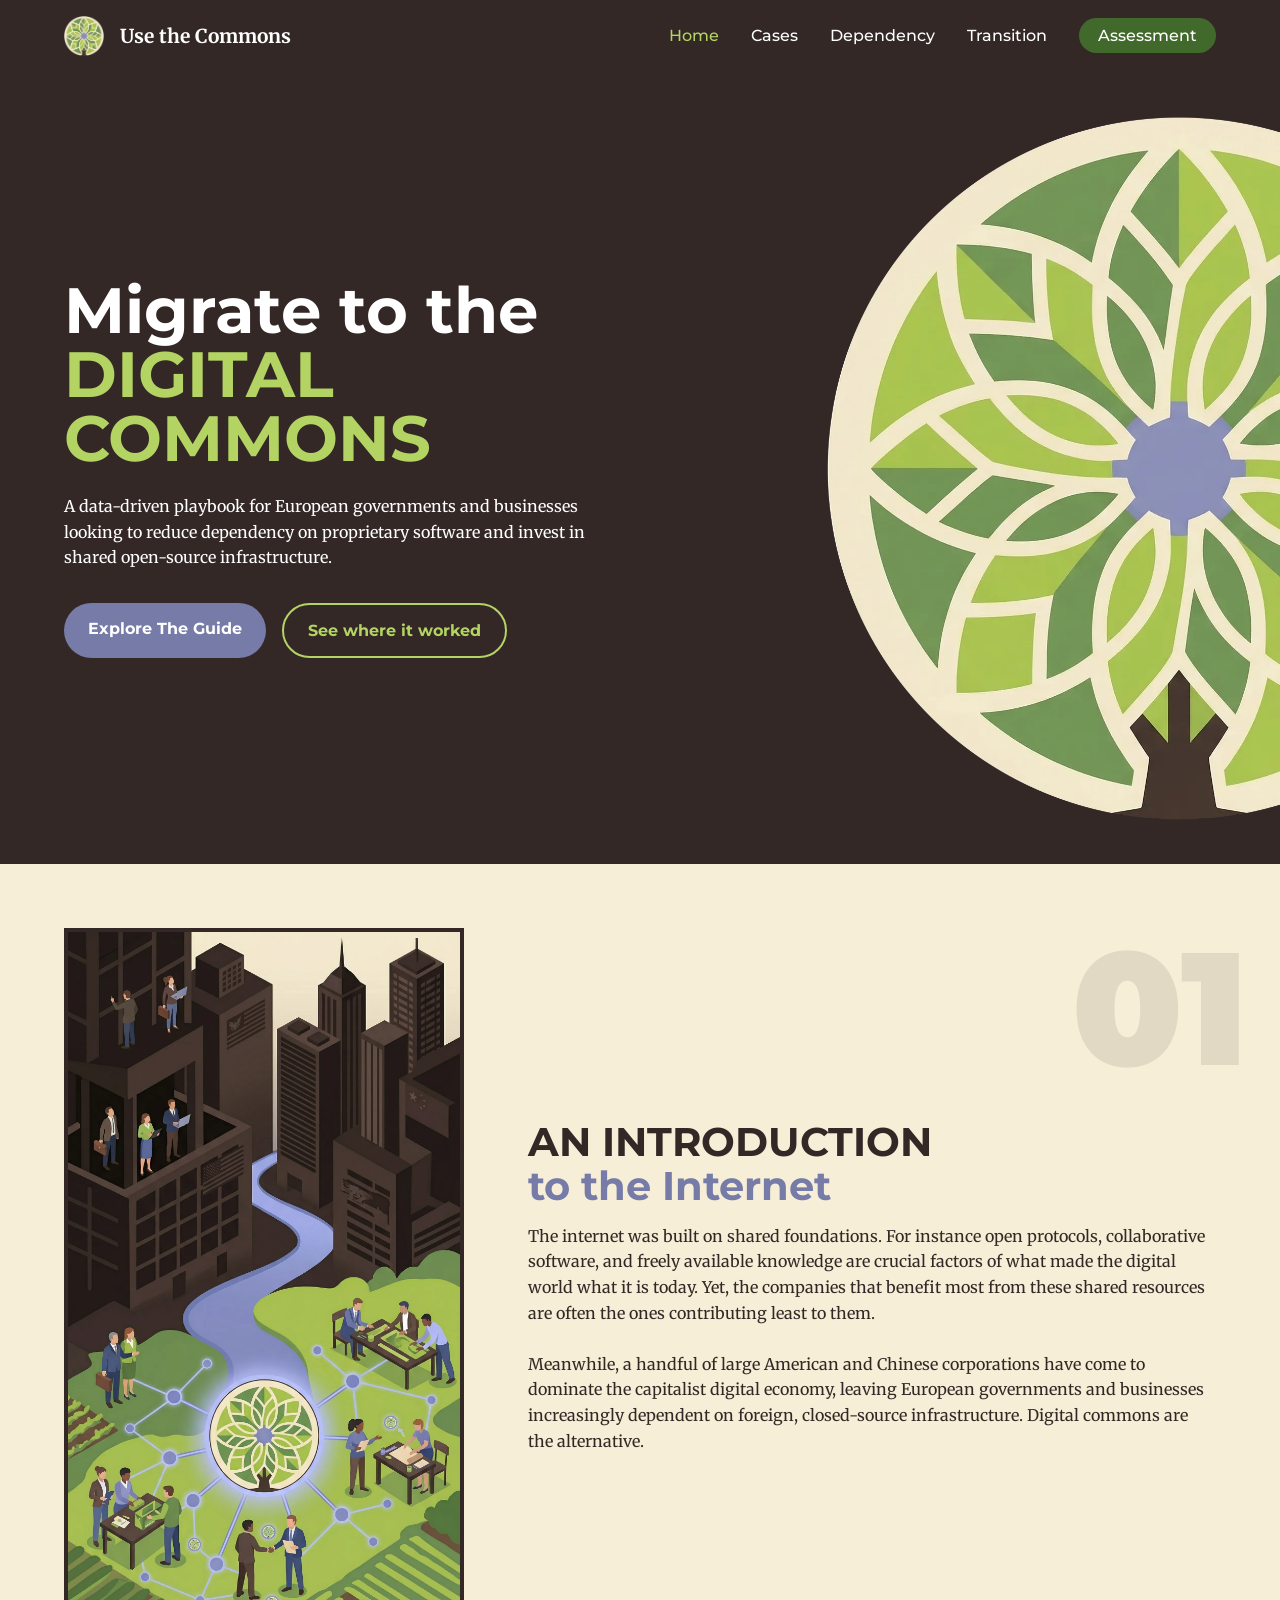
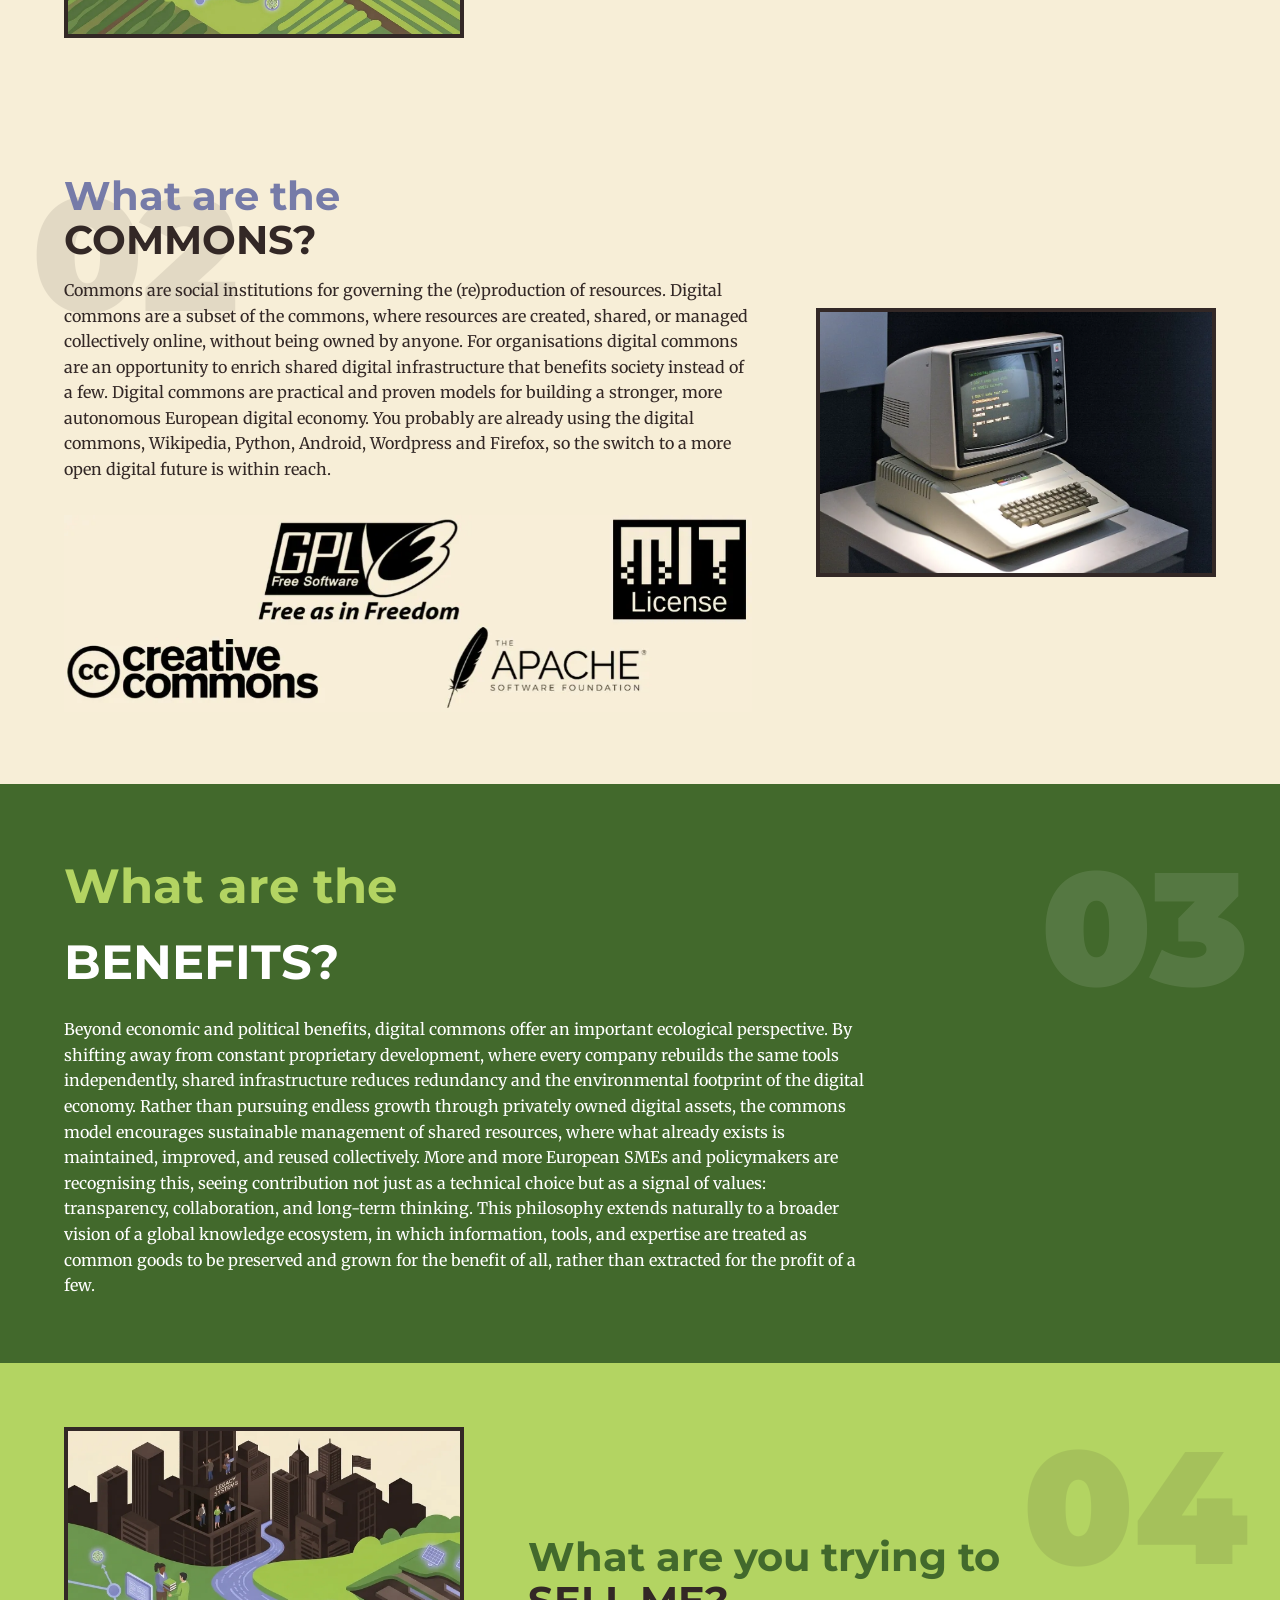
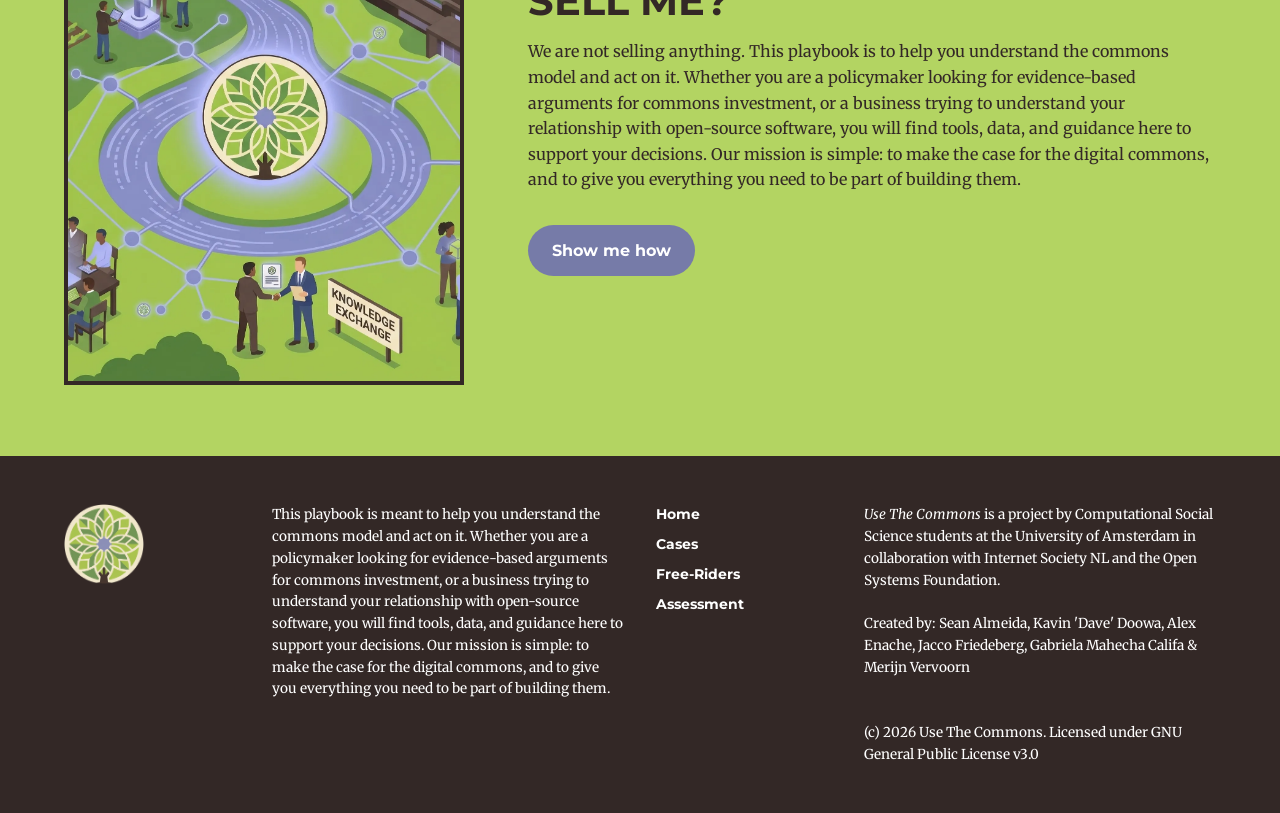
<file: index.html>
<!DOCTYPE html>
<html lang="en">
<head>
    <meta charset="UTF-8">
    <meta name="viewport" content="width=device-width, initial-scale=1.0">
    <title>Use the Commons - Home</title>
    <link rel="icon" type="image/x-icon" href="favicon.ico">
    <link rel="stylesheet" href="static/style.css">
</head>
<body>
    <header>
        <div class="logo-container">
            <img src="static/images/logo-icon.webp" alt="Logo">
            <span>Use the Commons</span>
        </div>
        <button class="hamburger" aria-label="Toggle menu">
            <span></span>
            <span></span>
            <span></span>
        </button>
        <ul class="nav-links">
            <li><a href="index.html" class="active">Home</a></li>
            <li><a href="cases.html">Cases</a></li>
            <li><a href="dependency.html">Dependency</a></li>
            <li><a href="transition.html">Transition</a></li>
            <li><a href="simulator.html" class="nav-btn">Assessment</a></li>
        </ul>
    </header>

    <main>
        <section class="hero-section bg-espresso text-white">
            <div class="hero-content">
                <h1>Migrate to the<br><span class="text-pistachio">DIGITAL COMMONS</span></h1>
                <p>A data-driven playbook for European governments and businesses looking to reduce dependency on proprietary software and invest in shared open-source infrastructure.</p>
                <div style="margin-top: 2rem; display: flex; gap: 1rem;">
                    <a href="#guide" class="btn btn-periwinkle">Explore The Guide</a>
                    <a href="cases.html" class="btn btn-outline-pistachio">See where it worked</a>
                </div>
            </div>
            <img src="static/images/logo-icon.webp" alt="Digital Commons Mandala" class="hero-graphic">
        </section>

        <section class="split-section bg-cream">
            <div class="section-number text-espresso">01</div>
            <div class="split-image">
                <img src="static/images/city-river.webp" alt="City transitioning to commons">
            </div>
            <div class="split-content">
                <h2>AN INTRODUCTION<br><span style="color: var(--periwinkle);">to the Internet</span></h2>
                <p>The internet was built on shared foundations. For instance open protocols, collaborative software, and freely available knowledge are crucial factors of what made the digital world what it is today. Yet, the companies that benefit most from these shared resources are often the ones contributing least to them.</p>
                <br>
                <p>Meanwhile, a handful of large American and Chinese corporations have come to dominate the capitalist digital economy, leaving European governments and businesses increasingly dependent on foreign, closed-source infrastructure. Digital commons are the alternative.</p>
            </div>
        </section>

        <section class="split-section reverse bg-cream">
            <div class="section-number section-number-left text-espresso">02</div>
            <div class="split-image">
                <img src="static/images/retro-computer.webp" alt="Retro computer">
            </div>
            <div class="split-content">
                <h2 style="color: var(--periwinkle);">What are the<br><span class="text-espresso">COMMONS?</span></h2>
                <p>Commons are social institutions for governing the (re)production of resources. Digital commons are a subset of the commons, where resources are created, shared, or managed collectively online, without being owned by anyone. For organisations digital commons are an opportunity to enrich shared digital infrastructure that benefits society instead of a few. Digital commons are practical and proven models for building a stronger, more autonomous European digital economy. You probably are already using the digital commons, Wikipedia, Python, Android, Wordpress and Firefox, so the switch to a more open digital future is within reach.</p>
                <div style="margin-top: 2rem;">
                    <img src="static/images/licenses-logos.webp" alt="GPL, MIT, Creative Commons, Apache" style="max-width: 100%;">
                </div>
            </div>
        </section>

        <section class="wide-section bg-fern">
            <div class="section-number text-white">03</div>
            <h2 class="text-pistachio">What are the<br><span class="text-white">BENEFITS?</span></h2>
            <p style="max-width: 800px;">Beyond economic and political benefits, digital commons offer an important ecological perspective. By shifting away from constant proprietary development, where every company rebuilds the same tools independently, shared infrastructure reduces redundancy and the environmental footprint of the digital economy. Rather than pursuing endless growth through privately owned digital assets, the commons model encourages sustainable management of shared resources, where what already exists is maintained, improved, and reused collectively. More and more European SMEs and policymakers are recognising this, seeing contribution not just as a technical choice but as a signal of values: transparency, collaboration, and long-term thinking. This philosophy extends naturally to a broader vision of a global knowledge ecosystem, in which information, tools, and expertise are treated as common goods to be preserved and grown for the benefit of all, rather than extracted for the profit of a few.</p>
        </section>

        <section class="split-section bg-pistachio">
            <div class="section-number text-espresso">04</div>
            <div class="split-image">
                <img src="static/images/city-network.webp" alt="Network graphic">
            </div>
            <div class="split-content">
                <h2 style="color: var(--fern-green);">What are you trying to<br><span class="text-espresso">SELL ME?</span></h2>
                <p>We are not selling anything. This playbook is to help you understand the commons model and act on it. Whether you are a policymaker looking for evidence-based arguments for commons investment, or a business trying to understand your relationship with open-source software, you will find tools, data, and guidance here to support your decisions. Our mission is simple: to make the case for the digital commons, and to give you everything you need to be part of building them.</p>
                <div style="margin-top: 2rem;">
                    <a href="simulator.html" class="btn btn-periwinkle">Show me how</a>
                </div>
            </div>
        </section>
    </main>

    <footer>
        <div>
            <img src="static/images/logo-icon.webp" alt="Use the Commons">
        </div>
        <div>
            <p>This playbook is meant to help you understand the commons model and act on it. Whether you are a policymaker looking for evidence-based arguments for commons investment, or a business trying to understand your relationship with open-source software, you will find tools, data, and guidance here to support your decisions. Our mission is simple: to make the case for the digital commons, and to give you everything you need to be part of building them.</p>
        </div>
        <div class="footer-nav">
            <a href="index.html">Home</a>
            <a href="cases.html">Cases</a>
            <a href="dependency.html">Free-Riders</a>
            <a href="simulator.html">Assessment</a>
        </div>
        <div>
            <p><i>Use The Commons</i> is a project by Computational Social Science students at the University of Amsterdam in collaboration with Internet Society NL and the Open Systems Foundation.</p><br>
            <p>Created by: Sean Almeida, Kavin 'Dave' Doowa, Alex Enache, Jacco Friedeberg, Gabriela Mahecha Califa & Merijn Vervoorn</p><br><br>
            <p>(c) 2026 Use The Commons. Licensed under GNU General Public License v3.0</p>
        </div>
    </footer>
    <script src="static/script.js"></script>
</body>
</html>
</file>
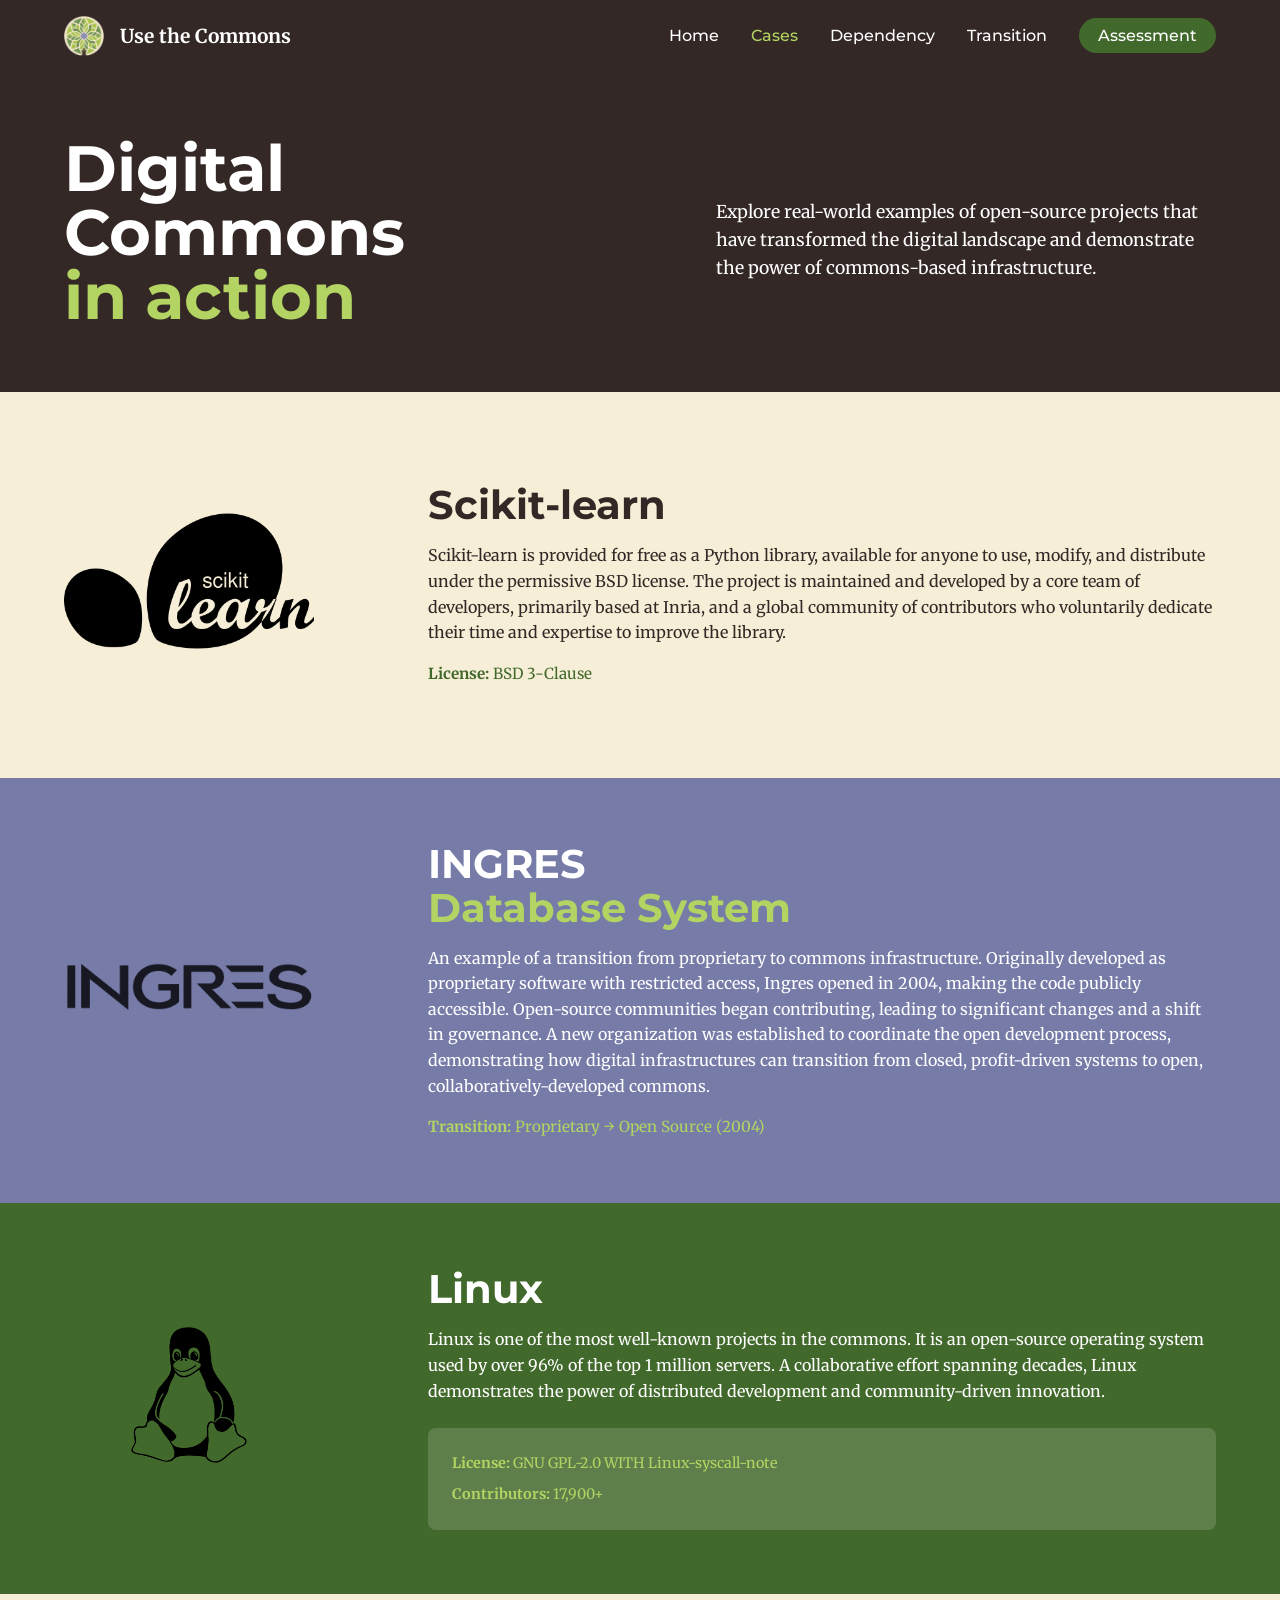
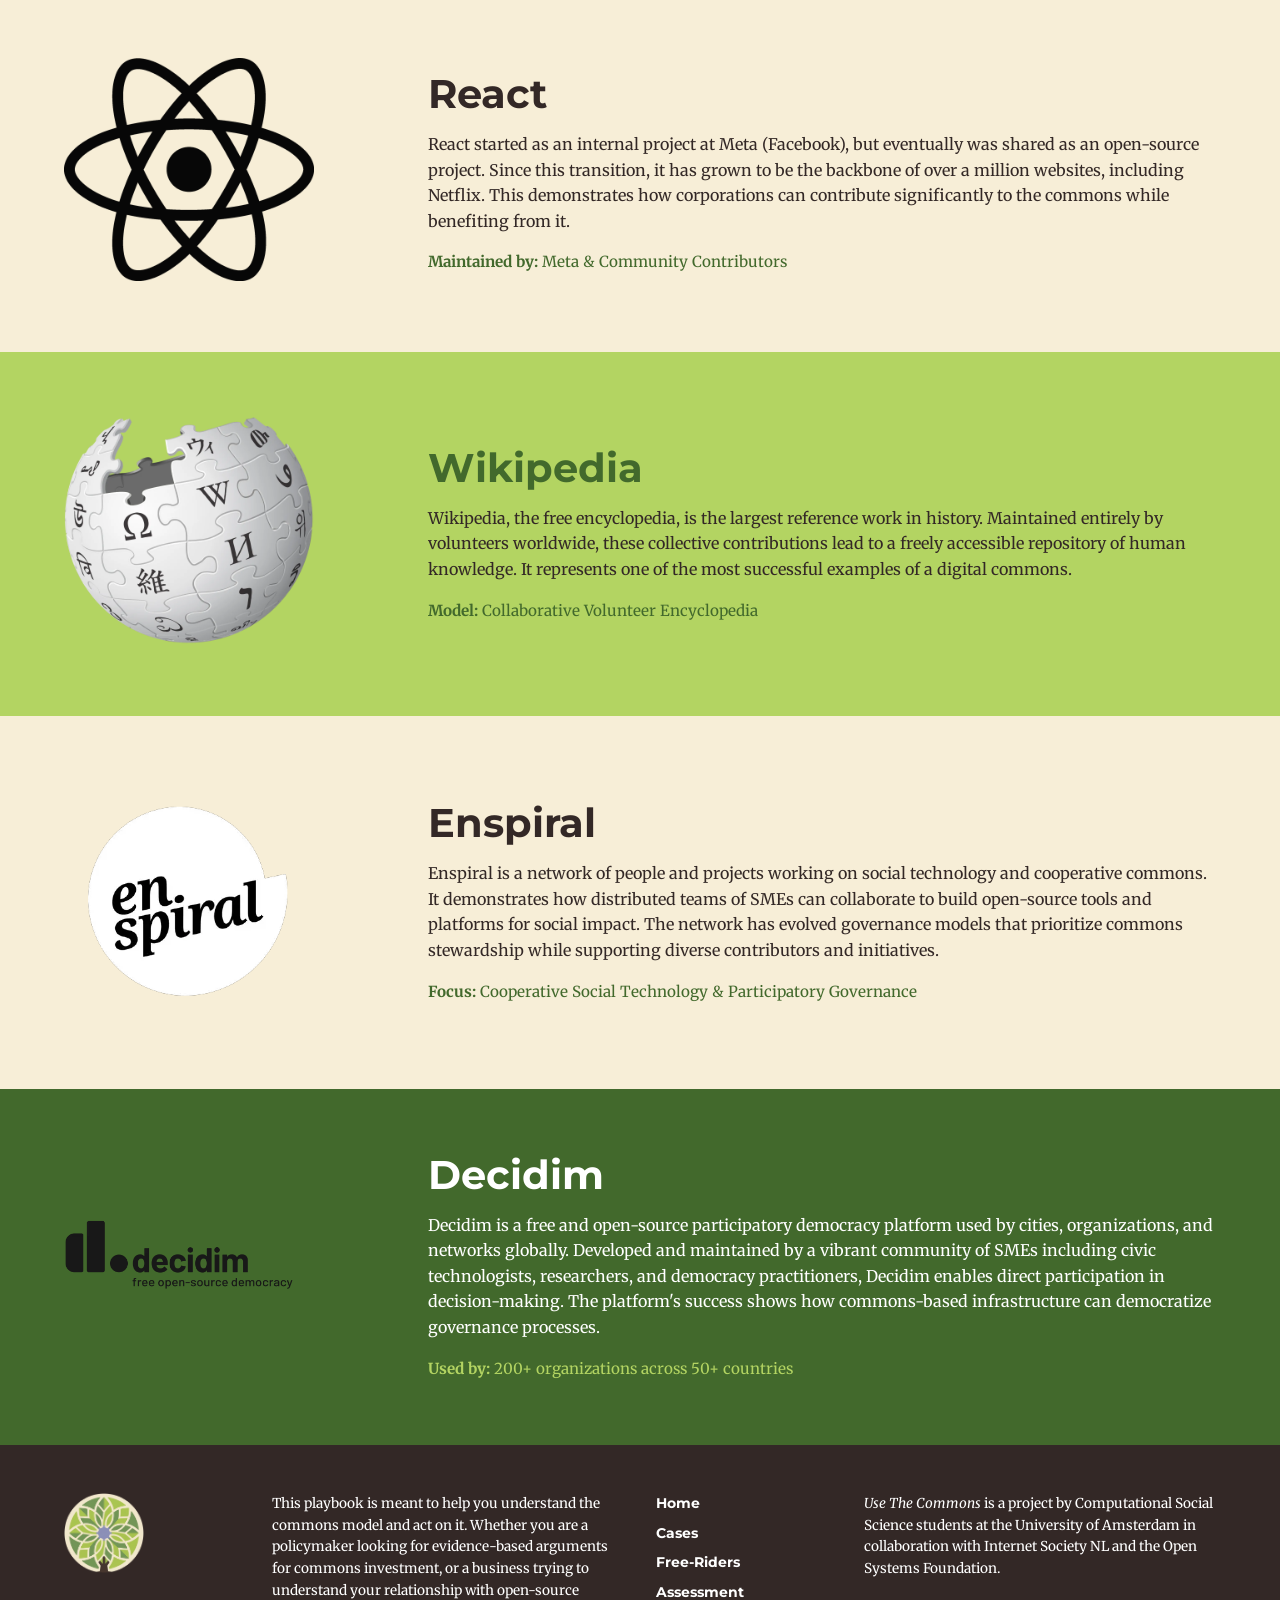
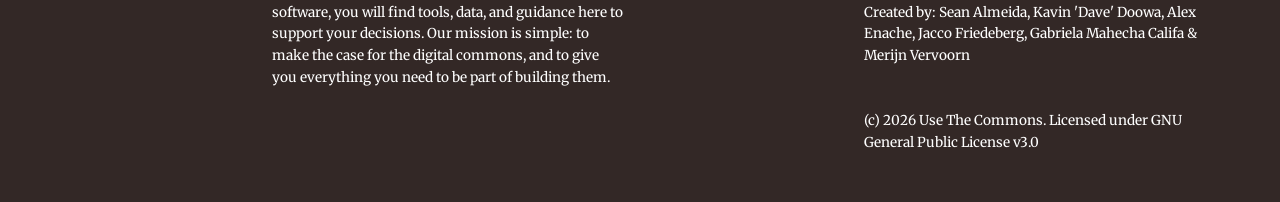
<file: cases.html>
<!DOCTYPE html>
<html lang="en">
<head>
    <meta charset="UTF-8">
    <title>Use the Commons - Cases</title>
    <link rel="icon" type="image/x-icon" href="favicon.ico">
    <link rel="stylesheet" href="static/style.css">
</head>
<body>
    <header>
        <div class="logo-container"><img src="static/images/logo-icon.webp" alt="Logo"><span>Use the Commons</span></div>
        <button class="hamburger" aria-label="Toggle menu">
            <span></span>
            <span></span>
            <span></span>
        </button>
        <ul class="nav-links">
            <li><a href="index.html">Home</a></li>
            <li><a href="cases.html" class="active">Cases</a></li>
            <li><a href="dependency.html">Dependency</a></li>
            <li><a href="transition.html">Transition</a></li>
            <li><a href="simulator.html" class="nav-btn">Assessment</a></li>
        </ul>
    </header>

    <main>
        <section class="cases-hero bg-espresso">
            <h1 class="text-white">Digital Commons<br><span class="text-pistachio">in action</span></h1>
            <p class="text-white" style="font-size: 1.1rem; max-width: 500px; margin-top: 1rem;">Explore real-world examples of open-source projects that have transformed the digital landscape and demonstrate the power of commons-based infrastructure.</p>
        </section>

        <section class="case-section bg-cream">
            <div class="case-image">
                <img src="static/images/scikit-logo.webp" alt="Scikit Learn">
            </div>
            <div class="case-text">
                <h2>Scikit-learn</h2>
                <p>Scikit-learn is provided for free as a Python library, available for anyone to use, modify, and distribute under the permissive BSD license. The project is maintained and developed by a core team of developers, primarily based at Inria, and a global community of contributors who voluntarily dedicate their time and expertise to improve the library.</p>
                <p style="margin-top: 1rem; font-size: 0.95rem; color: var(--fern-green);"><strong>License:</strong> BSD 3-Clause</p>
            </div>
        </section>

        <section class="case-section bg-periwinkle reverse">
            <div class="case-text">
                <h2 class="text-white">INGRES<br><span class="text-pistachio">Database System</span></h2>
                <p class="text-white">An example of a transition from proprietary to commons infrastructure. Originally developed as proprietary software with restricted access, Ingres opened in 2004, making the code publicly accessible. Open-source communities began contributing, leading to significant changes and a shift in governance. A new organization was established to coordinate the open development process, demonstrating how digital infrastructures can transition from closed, profit-driven systems to open, collaboratively-developed commons.</p>
                <p style="margin-top: 1rem; font-size: 0.95rem; color: var(--pistachio-green);"><strong>Transition:</strong> Proprietary → Open Source (2004)</p>
            </div>
            <div class="case-image">
                <img src="static/images/ingres-logo.webp" alt="Ingres Logo" style="opacity: 0.8;">
            </div>
        </section>

        <section class="case-section bg-fern">
            <div class="case-image">
                <img src="static/images/linux-logo.webp" alt="Linux Tux">
            </div>
            <div class="case-text">
                <h2 class="text-white">Linux</h2>
                <p class="text-white">Linux is one of the most well-known projects in the commons. It is an open-source operating system used by over 96% of the top 1 million servers. A collaborative effort spanning decades, Linux demonstrates the power of distributed development and community-driven innovation.</p>
                <div style="margin-top: 1.5rem; background: rgba(255,255,255,0.15); padding: 1.5rem; border-radius: 8px;">
                    <p class="text-pistachio" style="font-size: 0.9rem;"><strong>License:</strong> GNU GPL-2.0 WITH Linux-syscall-note</p>
                    <p class="text-pistachio" style="font-size: 0.9rem; margin-top: 0.5rem;"><strong>Contributors:</strong> 17,900+</p>
                </div>
            </div>
        </section>

        <section class="case-section bg-cream reverse">
            <div class="case-text">
                <h2>React</h2>
                <p>React started as an internal project at Meta (Facebook), but eventually was shared as an open-source project. Since this transition, it has grown to be the backbone of over a million websites, including Netflix. This demonstrates how corporations can contribute significantly to the commons while benefiting from it.</p>
                <p style="margin-top: 1rem; font-size: 0.95rem; color: var(--fern-green);"><strong>Maintained by:</strong> Meta & Community Contributors</p>
            </div>
            <div class="case-image">
                <img src="static/images/react-logo.webp" alt="React">
            </div>
        </section>

        <section class="case-section bg-pistachio">
            <div class="case-image">
                <img src="static/images/wiki-logo.webp" alt="Wikipedia">
            </div>
            <div class="case-text">
                <h2 style="color: var(--fern-green);">Wikipedia</h2>
                <p>Wikipedia, the free encyclopedia, is the largest reference work in history. Maintained entirely by volunteers worldwide, these collective contributions lead to a freely accessible repository of human knowledge. It represents one of the most successful examples of a digital commons.</p>
                <p style="margin-top: 1rem; font-size: 0.95rem; color: var(--fern-green);"><strong>Model:</strong> Collaborative Volunteer Encyclopedia</p>
            </div>
        </section>

        <section class="case-section bg-cream">
            <div class="case-image">
                <img src="static/images/enspiral-logo.webp" alt="Enspiral">
            </div>
            <div class="case-text">
                <h2>Enspiral</h2>
                <p>Enspiral is a network of people and projects working on social technology and cooperative commons. It demonstrates how distributed teams of SMEs can collaborate to build open-source tools and platforms for social impact. The network has evolved governance models that prioritize commons stewardship while supporting diverse contributors and initiatives.</p>
                <p style="margin-top: 1rem; font-size: 0.95rem; color: var(--fern-green);"><strong>Focus:</strong> Cooperative Social Technology & Participatory Governance</p>
            </div>
        </section>

        <section class="case-section bg-fern reverse">
            <div class="case-text">
                <h2 class="text-white">Decidim</h2>
                <p class="text-white">Decidim is a free and open-source participatory democracy platform used by cities, organizations, and networks globally. Developed and maintained by a vibrant community of SMEs including civic technologists, researchers, and democracy practitioners, Decidim enables direct participation in decision-making. The platform's success shows how commons-based infrastructure can democratize governance processes.</p>
                <p style="margin-top: 1rem; font-size: 0.95rem; color: var(--pistachio-green);"><strong>Used by:</strong> 200+ organizations across 50+ countries</p>
            </div>
            <div class="case-image">
                <img src="static/images/decidim-logo.webp" alt="Decidim">
            </div>
        </section>
    </main>
    <footer>
        <div>
            <img src="static/images/logo-icon.webp" alt="Use the Commons">
        </div>
        <div>
            <p>This playbook is meant to help you understand the commons model and act on it. Whether you are a policymaker looking for evidence-based arguments for commons investment, or a business trying to understand your relationship with open-source software, you will find tools, data, and guidance here to support your decisions. Our mission is simple: to make the case for the digital commons, and to give you everything you need to be part of building them.</p>
        </div>
        <div class="footer-nav">
            <a href="index.html">Home</a>
            <a href="cases.html">Cases</a>
            <a href="dependency.html">Free-Riders</a>
            <a href="simulator.html">Assessment</a>
        </div>
        <div>
            <p><i>Use The Commons</i> is a project by Computational Social Science students at the University of Amsterdam in collaboration with Internet Society NL and the Open Systems Foundation.</p><br>
            <p>Created by: Sean Almeida, Kavin 'Dave' Doowa, Alex Enache, Jacco Friedeberg, Gabriela Mahecha Califa & Merijn Vervoorn</p><br><br>
            <p>(c) 2026 Use The Commons. Licensed under GNU General Public License v3.0</p>
        </div>
    </footer>
    <script src="static/script.js"></script>
</body>
</html>
</file>
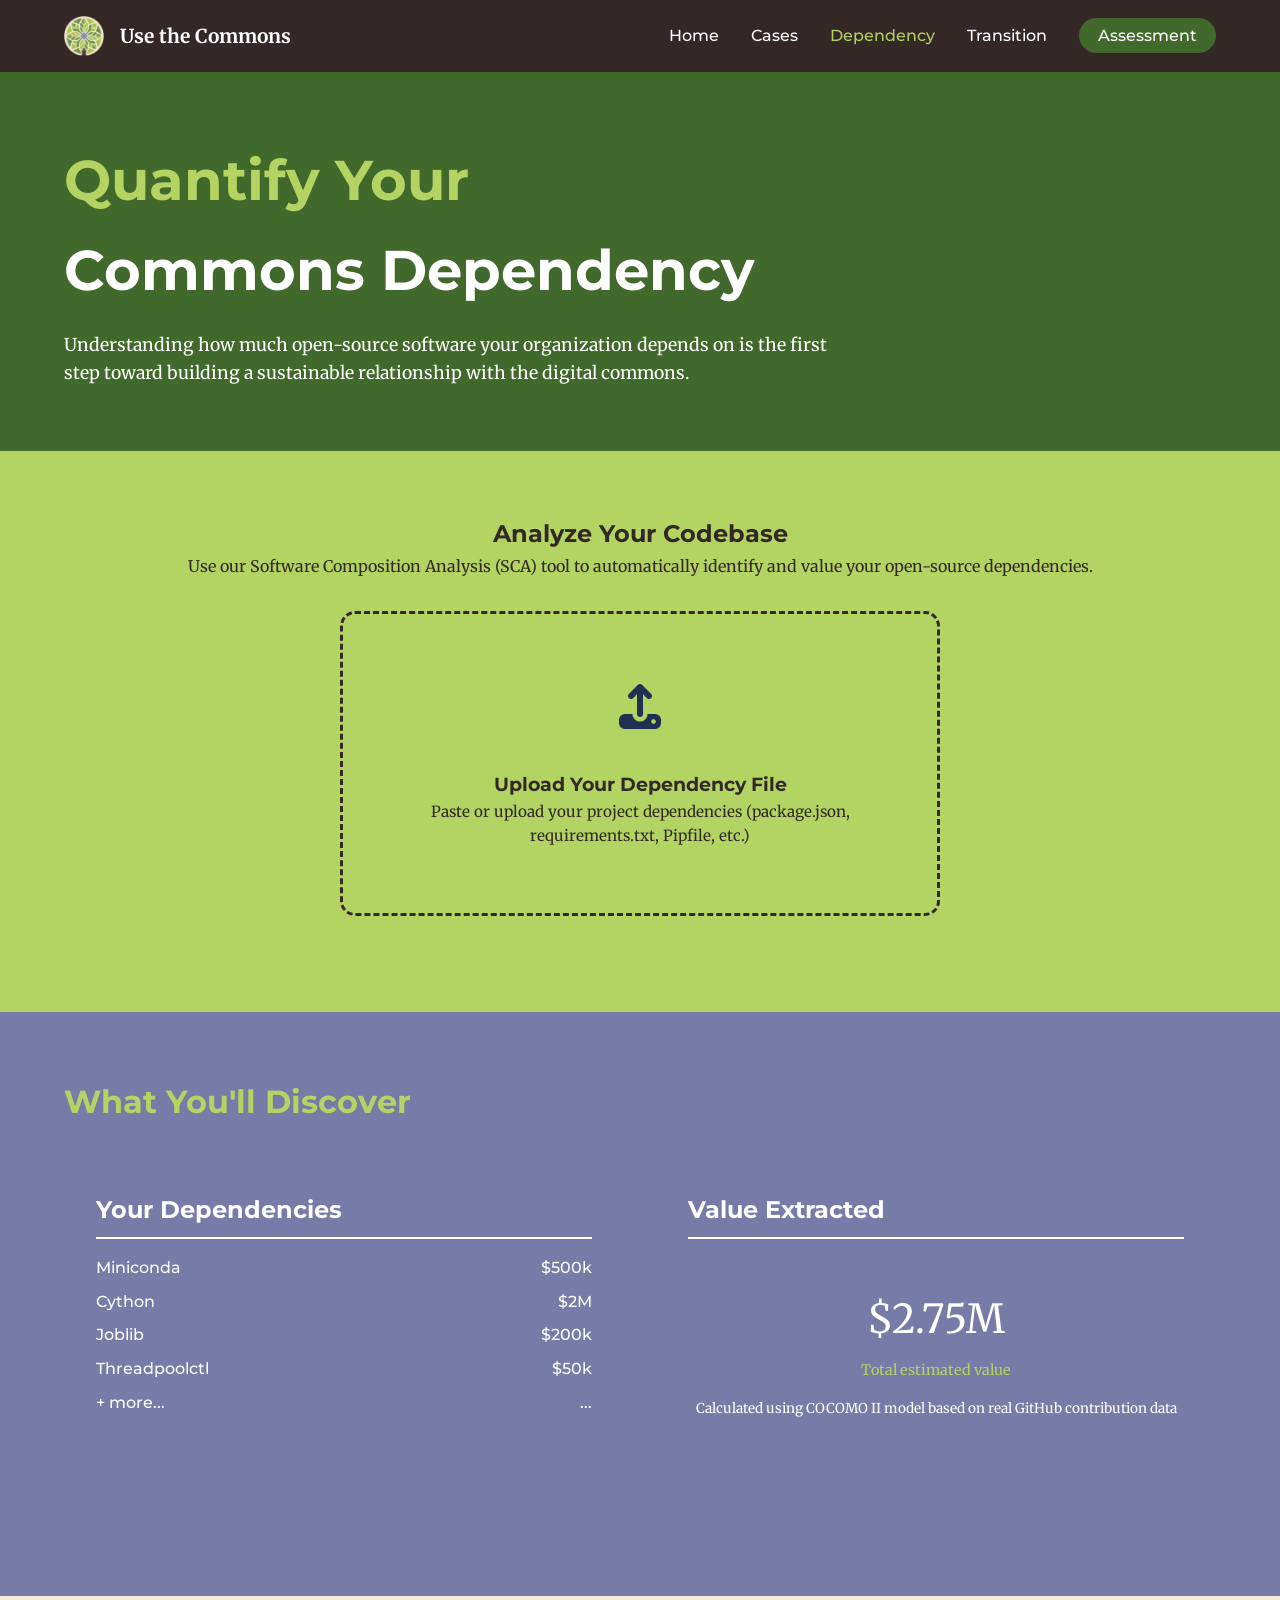
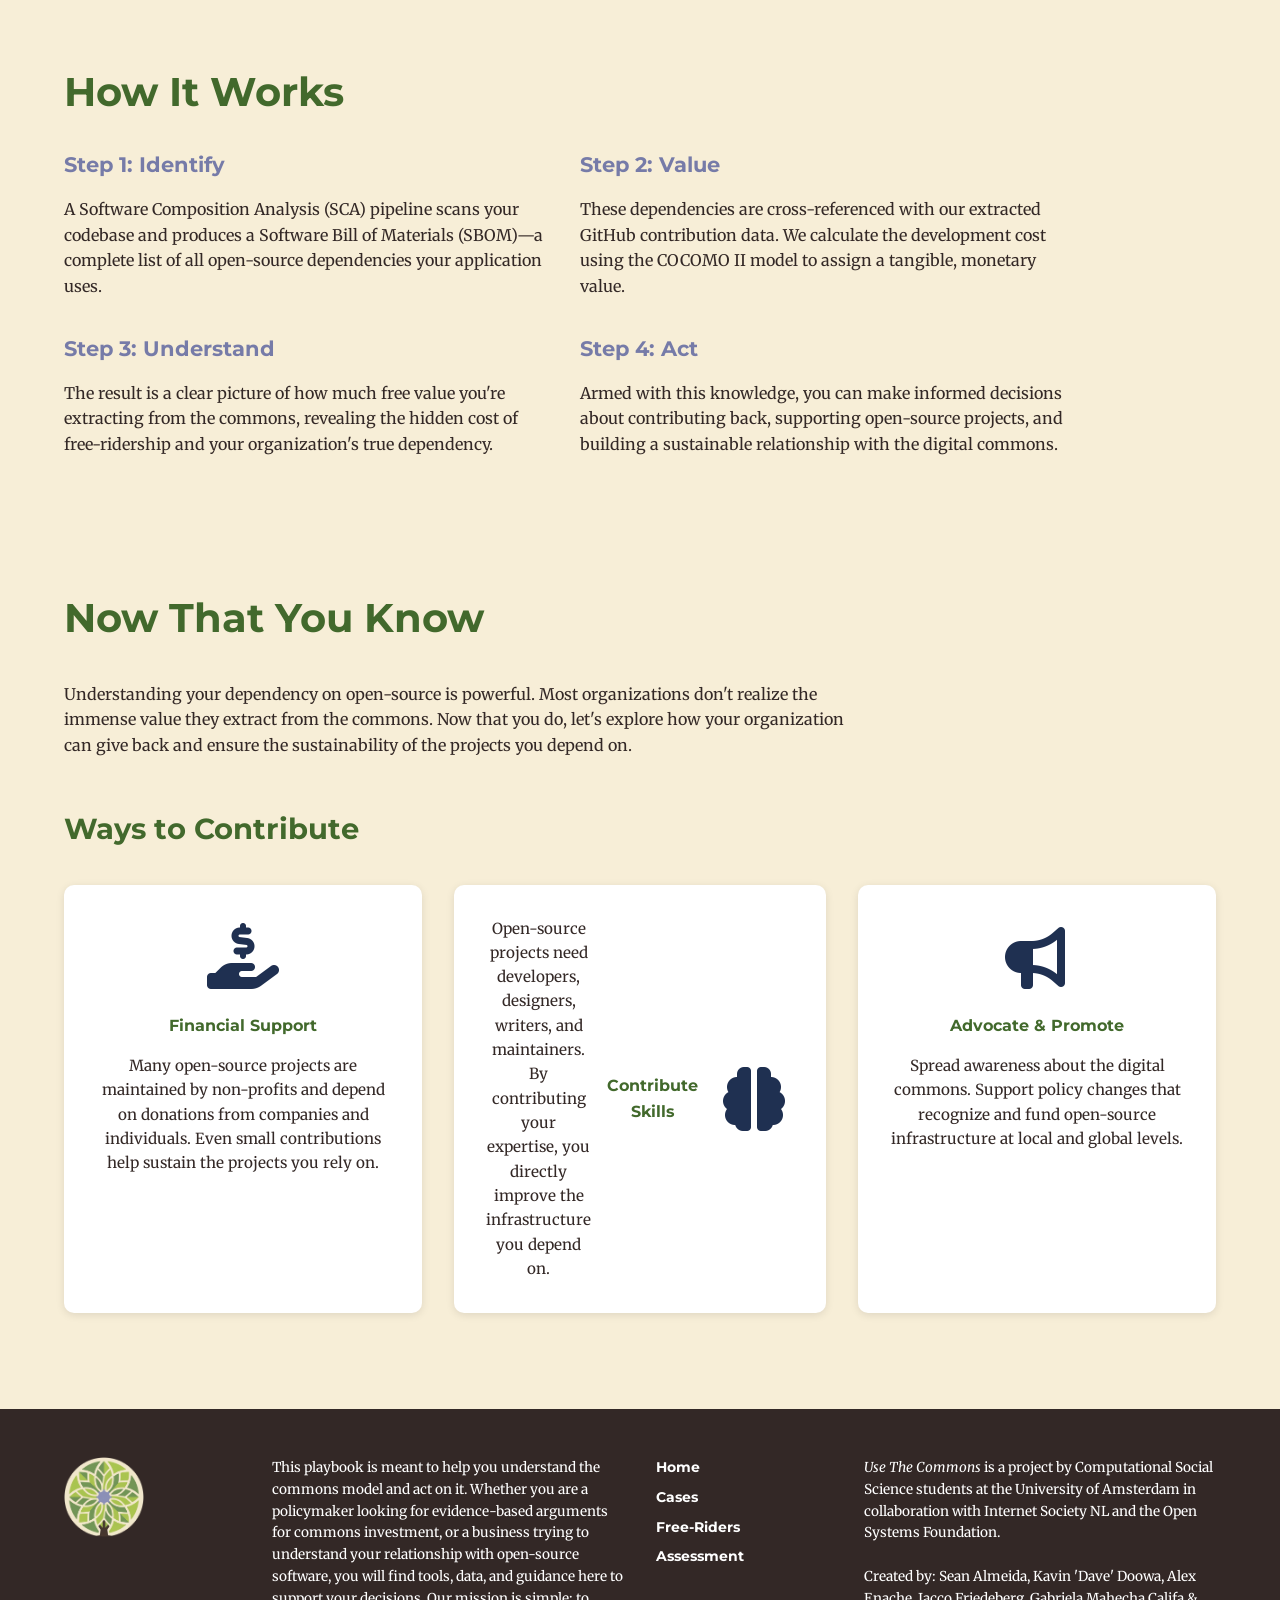
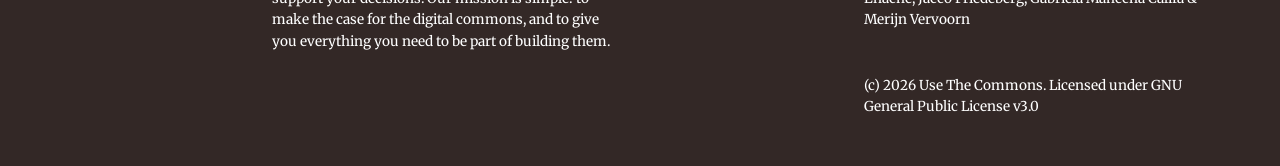
<file: dependency.html>
<!DOCTYPE html>
<html lang="en">
<head>
    <meta charset="UTF-8">
    <title>Use the Commons - Dependency</title>
    <link rel="icon" type="image/x-icon" href="favicon.ico">
    <link rel="stylesheet" href="static/style.css">
</head>
<body>
    <header>
        <!-- Same header structure -->
        <div class="logo-container"><img src="static/images/logo-icon.webp" alt="Logo"><span>Use the Commons</span></div>
        <button class="hamburger" aria-label="Toggle menu">
            <span></span>
            <span></span>
            <span></span>
        </button>
        <ul class="nav-links">
            <li><a href="index.html">Home</a></li>
            <li><a href="cases.html">Cases</a></li>
            <li><a href="dependency.html" class="active">Dependency</a></li>
            <li><a href="transition.html">Transition</a></li>
            <li><a href="simulator.html" class="nav-btn">Assessment</a></li>
        </ul>
    </header>

    <main>
        <section class="dep-hero">
            <h1 class="text-pistachio">Quantify Your<br><span class="text-white">Commons Dependency</span></h1>
            <p>Understanding how much open-source software your organization depends on is the first step toward building a sustainable relationship with the digital commons.</p>
        </section>

        <section class="upload-section bg-pistachio">
            <h2 class="text-espresso">Analyze Your Codebase</h2>
            <p class="text-espresso" style="margin-bottom: 2rem;">Use our Software Composition Analysis (SCA) tool to automatically identify and value your open-source dependencies.</p>
            <div class="upload-box">
                <img src="static/images/upload-icon.webp" alt="Upload">
                <h3 class="text-espresso">Upload Your Dependency File</h3>
                <p>Paste or upload your project dependencies (package.json, requirements.txt, Pipfile, etc.)</p>
            </div>
        </section>

        <section class="output-section">
            <h2 class="text-pistachio">What You'll Discover</h2>
            <div class="output-grid">
                <div class="output-card">
                    <h3>Your Dependencies</h3>
                    <div class="dep-row"><span>Miniconda</span><span>$500k</span></div>
                    <div class="dep-row"><span>Cython</span><span>$2M</span></div>
                    <div class="dep-row"><span>Joblib</span><span>$200k</span></div>
                    <div class="dep-row"><span>Threadpoolctl</span><span>$50k</span></div>
                    <div class="dep-row"><span>+ more...</span><span>...</span></div>
                </div>
                <div class="output-card">
                    <h3>Value Extracted</h3>
                    <div style="text-align: center; padding: 2rem 0;">
                        <p style="font-size: 2.5rem; margin-bottom: 0.5rem;">$2.75M</p>
                        <p style="font-size: 0.9rem; color: var(--pistachio-green);">Total estimated value</p>
                        <p style="font-size: 0.85rem; margin-top: 1rem;">Calculated using COCOMO II model based on real GitHub contribution data</p>
                    </div>
                </div>
            </div>
        </section>

        <section class="wide-section bg-cream">
            <h2 style="font-size: 2.5rem; color: var(--fern-green); margin-bottom: 1.5rem;">How It Works</h2>
            <div style="display: grid; grid-template-columns: 1fr 1fr; gap: 2rem; max-width: 1000px;">
                <div>
                    <h3 style="color: var(--periwinkle); margin-bottom: 1rem; font-size: 1.3rem;">Step 1: Identify</h3>
                    <p>A Software Composition Analysis (SCA) pipeline scans your codebase and produces a Software Bill of Materials (SBOM)—a complete list of all open-source dependencies your application uses.</p>
                </div>
                <div>
                    <h3 style="color: var(--periwinkle); margin-bottom: 1rem; font-size: 1.3rem;">Step 2: Value</h3>
                    <p>These dependencies are cross-referenced with our extracted GitHub contribution data. We calculate the development cost using the COCOMO II model to assign a tangible, monetary value.</p>
                </div>
                <div>
                    <h3 style="color: var(--periwinkle); margin-bottom: 1rem; font-size: 1.3rem;">Step 3: Understand</h3>
                    <p>The result is a clear picture of how much free value you're extracting from the commons, revealing the hidden cost of free-ridership and your organization's true dependency.</p>
                </div>
                <div>
                    <h3 style="color: var(--periwinkle); margin-bottom: 1rem; font-size: 1.3rem;">Step 4: Act</h3>
                    <p>Armed with this knowledge, you can make informed decisions about contributing back, supporting open-source projects, and building a sustainable relationship with the digital commons.</p>
                </div>
            </div>
        </section>

        <section class="contribute-section">
            <h2 style="color: var(--fern-green);">Now That You Know</h2>
            <p style="max-width: 800px; color: var(--espresso); margin-bottom: 2rem;">Understanding your dependency on open-source is powerful. Most organizations don't realize the immense value they extract from the commons. Now that you do, let's explore how your organization can give back and ensure the sustainability of the projects you depend on.</p>
            
            <h3 style="color: var(--fern-green); margin-top: 3rem; margin-bottom: 1.5rem; font-size: 1.8rem;">Ways to Contribute</h3>
            <div class="ways-to-contribute">
                <div class="contribute-item">
                    <img src="static/images/icon-money.webp" alt="Donations">
                    <h4 style="color: var(--fern-green);">Financial Support</h4>
                    <p>Many open-source projects are maintained by non-profits and depend on donations from companies and individuals. Even small contributions help sustain the projects you rely on.</p>
                </div>
                <div class="contribute-item">
                    <img src="static/images/icon-brain.webp" alt="Knowledge">
                    <h4 style="color: var(--fern-green);">Contribute Skills</h4>
                    <p>Open-source projects need developers, designers, writers, and maintainers. By contributing your expertise, you directly improve the infrastructure you depend on.</p>
                </div>
                <div class="contribute-item">
                    <img src="static/images/icon-megaphone.webp" alt="Advocacy">
                    <h4 style="color: var(--fern-green);">Advocate & Promote</h4>
                    <p>Spread awareness about the digital commons. Support policy changes that recognize and fund open-source infrastructure at local and global levels.</p>
                </div>
            </div>
        </section>
    </main>

    <footer>
        <div>
            <img src="static/images/logo-icon.webp" alt="Use the Commons">
        </div>
        <div>
            <p>This playbook is meant to help you understand the commons model and act on it. Whether you are a policymaker looking for evidence-based arguments for commons investment, or a business trying to understand your relationship with open-source software, you will find tools, data, and guidance here to support your decisions. Our mission is simple: to make the case for the digital commons, and to give you everything you need to be part of building them.</p>
        </div>
        <div class="footer-nav">
            <a href="index.html">Home</a>
            <a href="cases.html">Cases</a>
            <a href="dependency.html">Free-Riders</a>
            <a href="simulator.html">Assessment</a>
        </div>
        <div>
            <p><i>Use The Commons</i> is a project by Computational Social Science students at the University of Amsterdam in collaboration with Internet Society NL and the Open Systems Foundation.</p><br>
            <p>Created by: Sean Almeida, Kavin 'Dave' Doowa, Alex Enache, Jacco Friedeberg, Gabriela Mahecha Califa & Merijn Vervoorn</p><br><br>
            <p>(c) 2026 Use The Commons. Licensed under GNU General Public License v3.0</p>
        </div>
    </footer>
    <script src="static/script.js"></script>
</body>
</html>
</file>
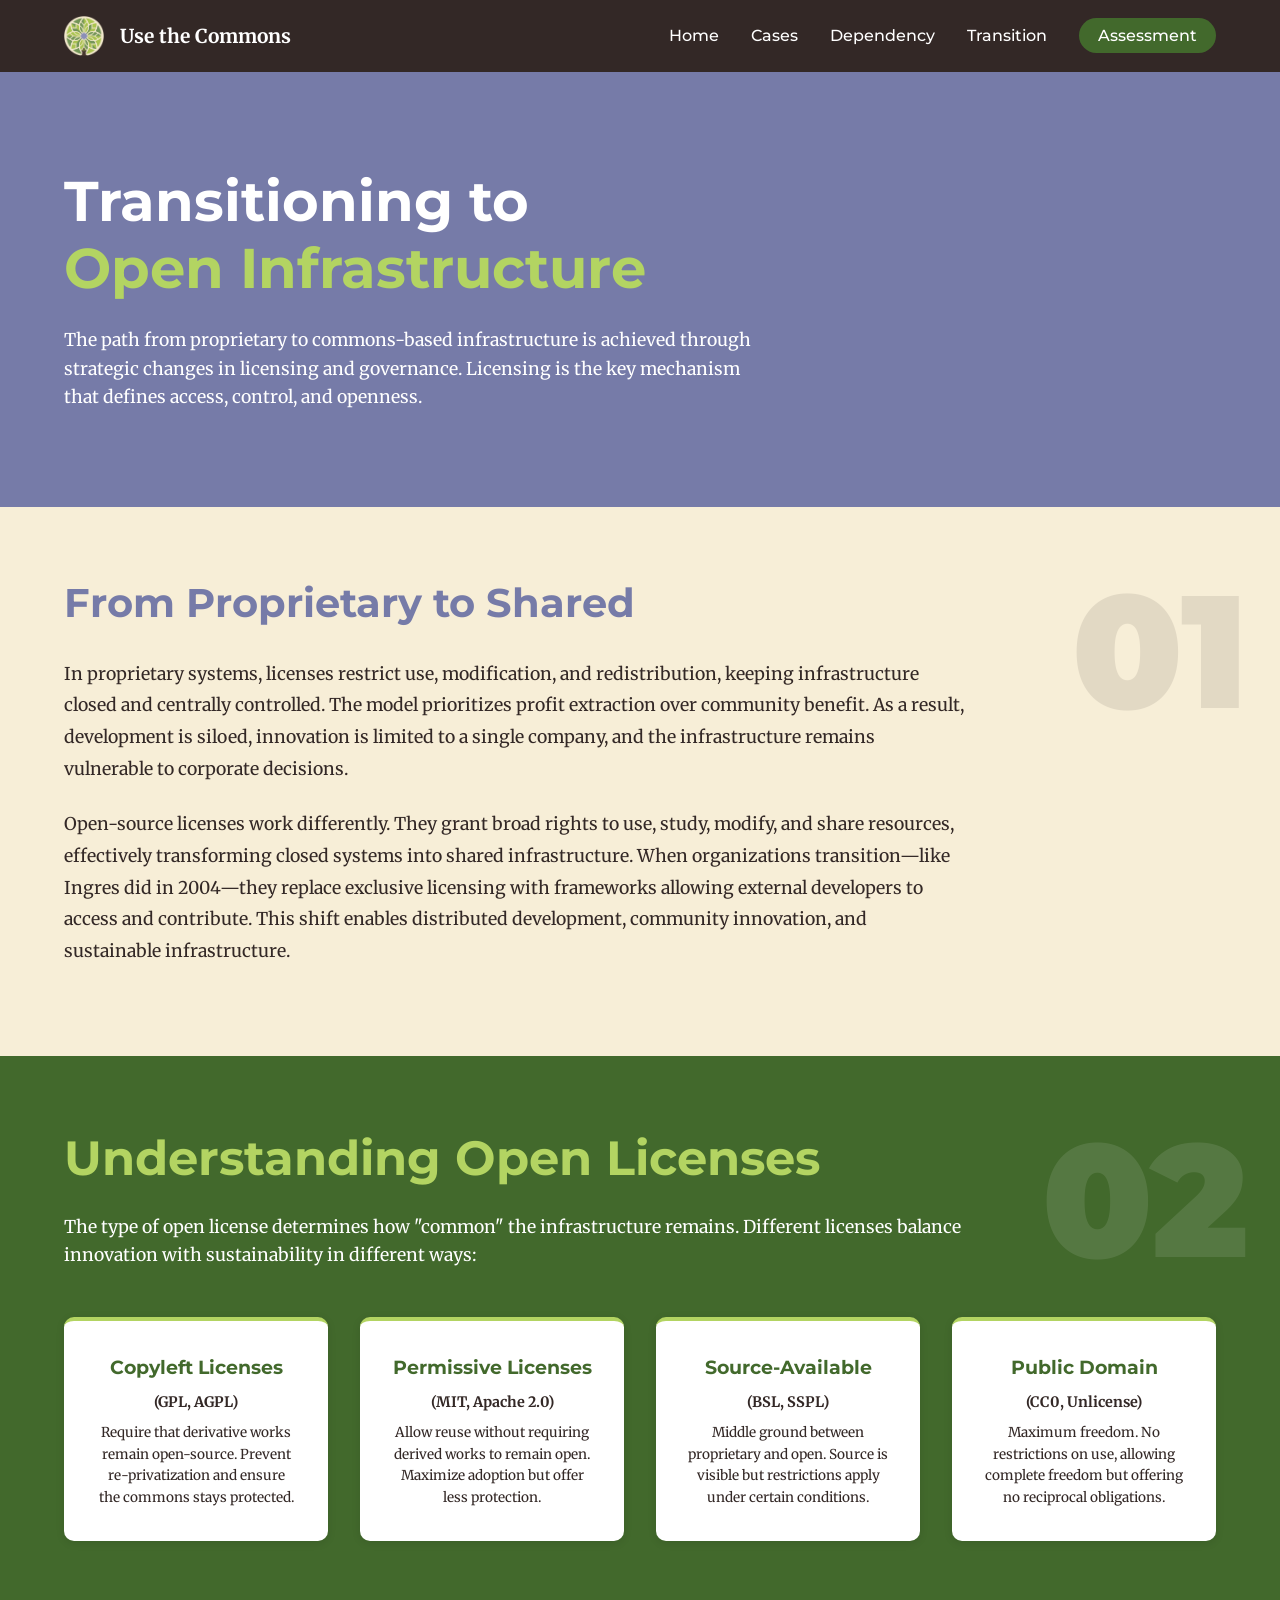
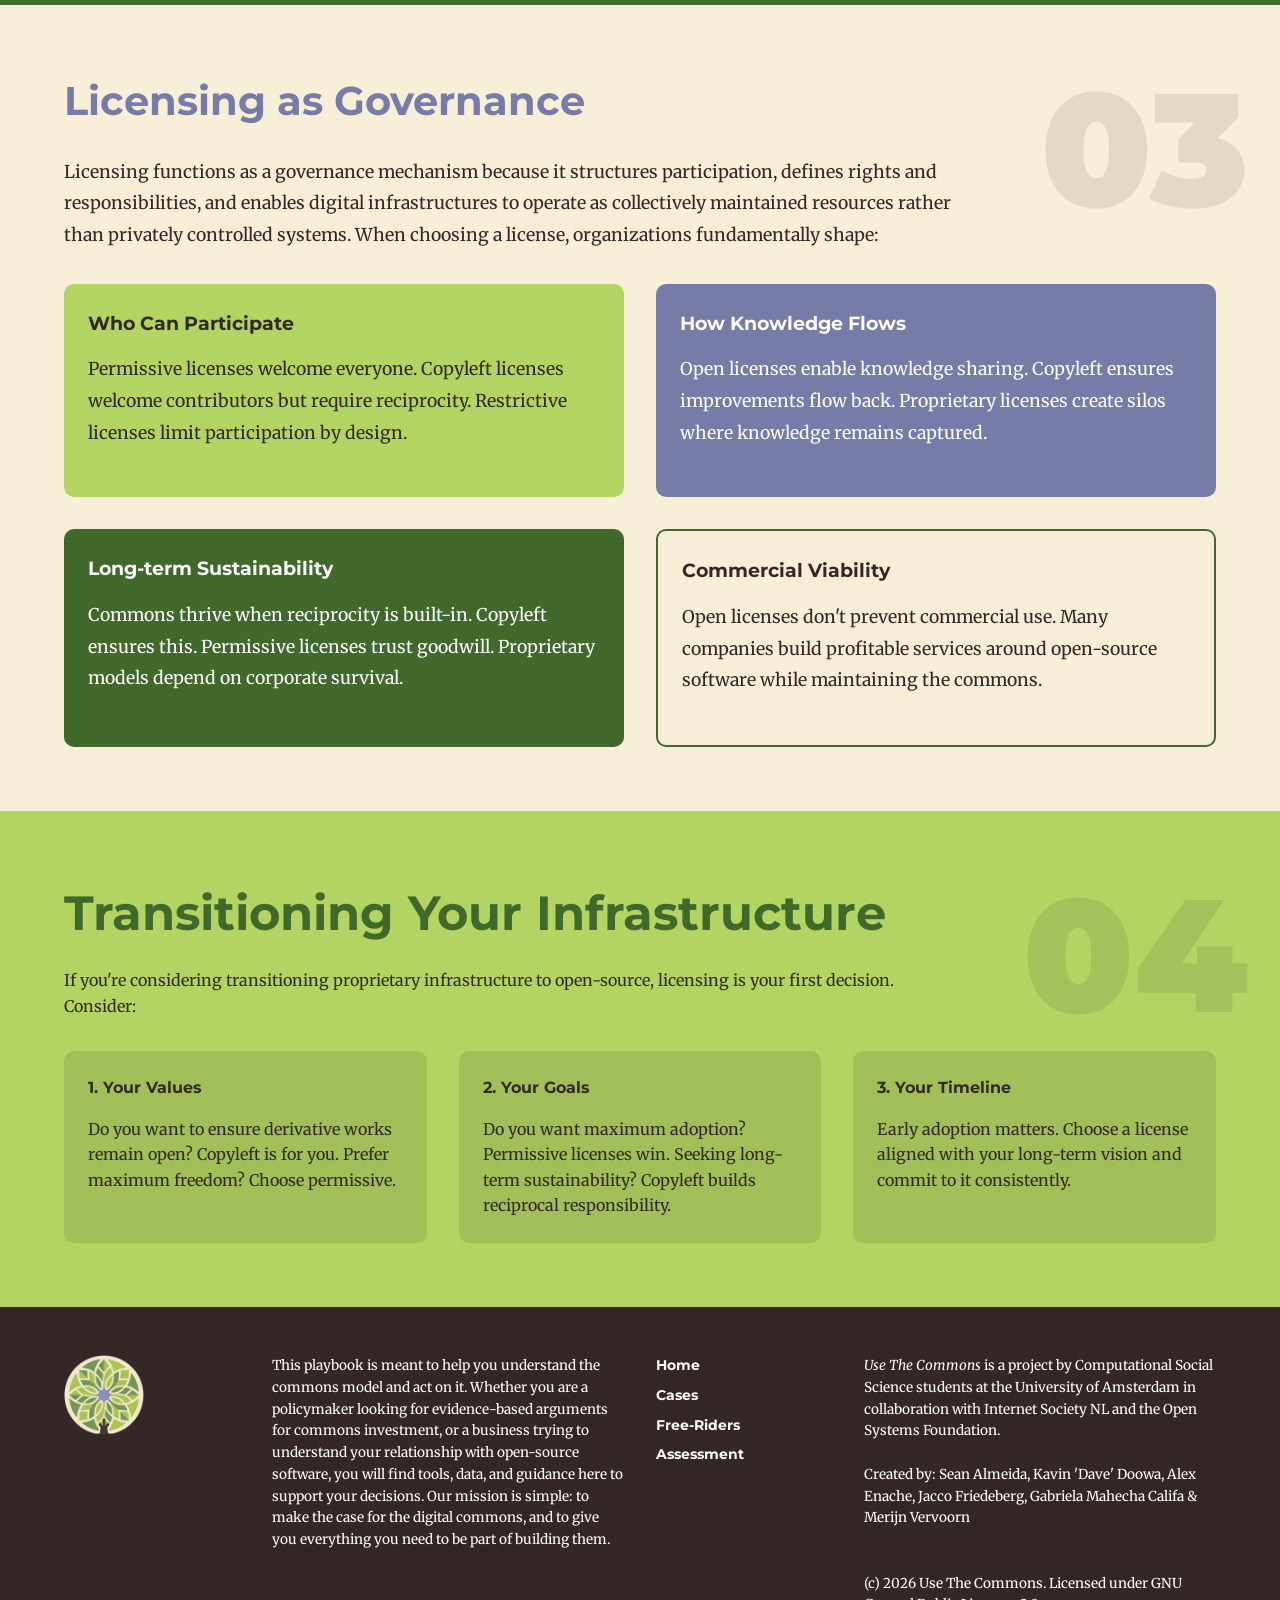
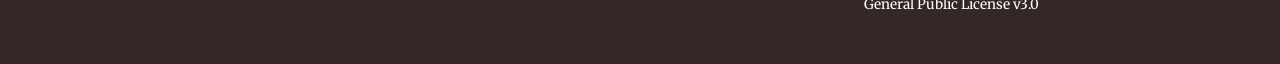
<file: transition.html>
<!DOCTYPE html>
<html lang="en">
<head>
    <meta charset="UTF-8">
    <title>Use the Commons - Transition</title>
    <link rel="icon" type="image/x-icon" href="favicon.ico">
    <link rel="stylesheet" href="static/style.css">
</head>
<body>
    <header>
        <!-- Same header structure -->
        <div class="logo-container"><img src="static/images/logo-icon.webp" alt="Logo"><span>Use the Commons</span></div>
        <button class="hamburger" aria-label="Toggle menu">
            <span></span>
            <span></span>
            <span></span>
        </button>
        <ul class="nav-links">
            <li><a href="index.html">Home</a></li>
            <li><a href="cases.html">Cases</a></li>
            <li><a href="dependency.html">Dependency</a></li>
            <li><a href="transition.html">Transition</a></li>
            <li><a href="simulator.html" class="nav-btn">Assessment</a></li>
        </ul>
    </header>

    <main>
        <section class="transition-hero">
            <h1>Transitioning to<br><span class="text-pistachio">Open Infrastructure</span></h1>
            <p style="font-size: 1.1rem; max-width: 700px; margin-top: 1.5rem;">The path from proprietary to commons-based infrastructure is achieved through strategic changes in licensing and governance. Licensing is the key mechanism that defines access, control, and openness.</p>
        </section>

        <section class="transition-content">
            <div class="section-number">01</div>
            <h2>From Proprietary to Shared</h2>
            <p>In proprietary systems, licenses restrict use, modification, and redistribution, keeping infrastructure closed and centrally controlled. The model prioritizes profit extraction over community benefit. As a result, development is siloed, innovation is limited to a single company, and the infrastructure remains vulnerable to corporate decisions.</p>
            
            <p>Open-source licenses work differently. They grant broad rights to use, study, modify, and share resources, effectively transforming closed systems into shared infrastructure. When organizations transition—like Ingres did in 2004—they replace exclusive licensing with frameworks allowing external developers to access and contribute. This shift enables distributed development, community innovation, and sustainable infrastructure.</p>
        </section>

        <section class="wide-section bg-fern">
            <div class="section-number text-white">02</div>
            <h2 class="text-pistachio">Understanding Open Licenses</h2>
            <p class="text-white" style="font-size: 1.1rem; max-width: 900px; margin-bottom: 2rem;">The type of open license determines how "common" the infrastructure remains. Different licenses balance innovation with sustainability in different ways:</p>
            
            <div class="license-grid">
                <div class="license-card">
                    <h3>Copyleft Licenses</h3>
                    <p><strong>(GPL, AGPL)</strong></p>
                    <p style="margin-top: 0.5rem; font-size: 0.85rem;">Require that derivative works remain open-source. Prevent re-privatization and ensure the commons stays protected.</p>
                </div>
                <div class="license-card">
                    <h3>Permissive Licenses</h3>
                    <p><strong>(MIT, Apache 2.0)</strong></p>
                    <p style="margin-top: 0.5rem; font-size: 0.85rem;">Allow reuse without requiring derived works to remain open. Maximize adoption but offer less protection.</p>
                </div>
                <div class="license-card">
                    <h3>Source-Available</h3>
                    <p><strong>(BSL, SSPL)</strong></p>
                    <p style="margin-top: 0.5rem; font-size: 0.85rem;">Middle ground between proprietary and open. Source is visible but restrictions apply under certain conditions.</p>
                </div>
                <div class="license-card">
                    <h3>Public Domain</h3>
                    <p><strong>(CC0, Unlicense)</strong></p>
                    <p style="margin-top: 0.5rem; font-size: 0.85rem;">Maximum freedom. No restrictions on use, allowing complete freedom but offering no reciprocal obligations.</p>
                </div>
            </div>
        </section>

        <section class="transition-content">
            <div class="section-number">03</div>
            <h2>Licensing as Governance</h2>
            <p>Licensing functions as a governance mechanism because it structures participation, defines rights and responsibilities, and enables digital infrastructures to operate as collectively maintained resources rather than privately controlled systems. When choosing a license, organizations fundamentally shape:</p>
            
            <div style="display: grid; grid-template-columns: 1fr 1fr; gap: 2rem; margin-top: 2rem;">
                <div style="background-color: var(--pistachio-green); padding: 1.5rem; border-radius: 10px; color: var(--espresso);">
                    <h3 style="margin-bottom: 1rem; font-size: 1.2rem;">Who Can Participate</h3>
                    <p>Permissive licenses welcome everyone. Copyleft licenses welcome contributors but require reciprocity. Restrictive licenses limit participation by design.</p>
                </div>
                <div style="background-color: var(--periwinkle); padding: 1.5rem; border-radius: 10px; color: var(--white);">
                    <h3 style="margin-bottom: 1rem; font-size: 1.2rem;">How Knowledge Flows</h3>
                    <p style="color: var(--white);">Open licenses enable knowledge sharing. Copyleft ensures improvements flow back. Proprietary licenses create silos where knowledge remains captured.</p>
                </div>
                <div style="background-color: var(--fern-green); padding: 1.5rem; border-radius: 10px; color: var(--white);">
                    <h3 style="margin-bottom: 1rem; font-size: 1.2rem;">Long-term Sustainability</h3>
                    <p style="color: var(--white);">Commons thrive when reciprocity is built-in. Copyleft ensures this. Permissive licenses trust goodwill. Proprietary models depend on corporate survival.</p>
                </div>
                <div style="background-color: var(--cream); padding: 1.5rem; border-radius: 10px; color: var(--espresso); border: 2px solid var(--fern-green);">
                    <h3 style="margin-bottom: 1rem; font-size: 1.2rem;">Commercial Viability</h3>
                    <p>Open licenses don't prevent commercial use. Many companies build profitable services around open-source software while maintaining the commons.</p>
                </div>
            </div>
        </section>

        <section class="wide-section bg-pistachio">
            <div class="section-number">04</div>
            <h2 style="color: var(--fern-green);">Transitioning Your Infrastructure</h2>
            <p style="max-width: 900px; margin-bottom: 2rem;">If you're considering transitioning proprietary infrastructure to open-source, licensing is your first decision. Consider:</p>
            
            <div style="display: grid; grid-template-columns: 1fr 1fr 1fr; gap: 2rem; margin-top: 2rem;">
                <div style="background: rgba(0, 0, 0, 0.1); padding: 1.5rem; border-radius: 10px;">
                    <h4 style="color: var(--espresso); margin-bottom: 1rem;">1. Your Values</h4>
                    <p style="color: var(--espresso);">Do you want to ensure derivative works remain open? Copyleft is for you. Prefer maximum freedom? Choose permissive.</p>
                </div>
                <div style="background: rgba(0, 0, 0, 0.1); padding: 1.5rem; border-radius: 10px;">
                    <h4 style="color: var(--espresso); margin-bottom: 1rem;">2. Your Goals</h4>
                    <p style="color: var(--espresso);">Do you want maximum adoption? Permissive licenses win. Seeking long-term sustainability? Copyleft builds reciprocal responsibility.</p>
                </div>
                <div style="background: rgba(0, 0, 0, 0.1); padding: 1.5rem; border-radius: 10px;">
                    <h4 style="color: var(--espresso); margin-bottom: 1rem;">3. Your Timeline</h4>
                    <p style="color: var(--espresso);">Early adoption matters. Choose a license aligned with your long-term vision and commit to it consistently.</p>
                </div>
            </div>
        </section>
    </main>

    <footer>
        <div>
            <img src="static/images/logo-icon.webp" alt="Use the Commons">
        </div>
        <div>
            <p>This playbook is meant to help you understand the commons model and act on it. Whether you are a policymaker looking for evidence-based arguments for commons investment, or a business trying to understand your relationship with open-source software, you will find tools, data, and guidance here to support your decisions. Our mission is simple: to make the case for the digital commons, and to give you everything you need to be part of building them.</p>
        </div>
        <div class="footer-nav">
            <a href="index.html">Home</a>
            <a href="cases.html">Cases</a>
            <a href="dependency.html">Free-Riders</a>
            <a href="simulator.html">Assessment</a>
        </div>
        <div>
            <p><i>Use The Commons</i> is a project by Computational Social Science students at the University of Amsterdam in collaboration with Internet Society NL and the Open Systems Foundation.</p><br>
            <p>Created by: Sean Almeida, Kavin 'Dave' Doowa, Alex Enache, Jacco Friedeberg, Gabriela Mahecha Califa & Merijn Vervoorn</p><br><br>
            <p>(c) 2026 Use The Commons. Licensed under GNU General Public License v3.0</p>
        </div>
    </footer>
    <script src="static/script.js"></script>
</body>
</html>
</file>
<file: static/style.css>
@import url('https://fonts.googleapis.com/css2?family=Merriweather:ital,wght@0,400;0,700;1,400&family=Montserrat:wght@500;700;900&display=swap');

:root {
  --fern-green: #42692c;
  --pistachio-green: #b3d462;
  --periwinkle: #767ba8;
  --cream: #f7eed7;
  --espresso: #332826;
  --white: #ffffff;
  --black: #000000;
}

* {
  margin: 0;
  padding: 0;
  box-sizing: border-box;
}

body {
  font-family: 'Merriweather', serif; /* Body text */
  background-color: var(--cream);
  color: var(--espresso);
  line-height: 1.6;
  overflow-x: hidden;
}

h1, h2, h3, h4, h5, h6, .nav-links, .btn, .sans-font {
  font-family: 'Montserrat', sans-serif; /* Headings and UI elements */
}

a {
  text-decoration: none;
  color: inherit;
}

/* --- Utility Classes --- */
.bg-espresso { background-color: var(--espresso); color: var(--white); }
.bg-cream { background-color: var(--cream); color: var(--espresso); }
.bg-fern { background-color: var(--fern-green); color: var(--white); }
.bg-pistachio { background-color: var(--pistachio-green); color: var(--espresso); }
.bg-periwinkle { background-color: var(--periwinkle); color: var(--espresso); }

.text-pistachio { color: var(--pistachio-green); }
.text-fern { color: var(--fern-green); }
.text-espresso { color: var(--espresso); }
.text-white { color: var(--white); }

.btn {
  display: inline-block;
  padding: 0.8rem 1.5rem;
  border-radius: 50px;
  font-weight: 700;
  cursor: pointer;
  border: none;
  text-align: center;
  transition: all 0.3s ease;
  position: relative;
  overflow: hidden;
  transform: translateY(0);
}
.btn:hover {
  transform: translateY(-3px);
  box-shadow: 0 8px 16px rgba(0, 0, 0, 0.2);
}
.btn:active {
  transform: translateY(-1px);
}
.btn-periwinkle { background-color: var(--periwinkle); color: var(--white); }
.btn-periwinkle:hover { background-color: #6a6d99; box-shadow: 0 8px 16px rgba(118, 123, 168, 0.4); }
.btn-outline-pistachio { background-color: transparent; border: 2px solid var(--pistachio-green); color: var(--pistachio-green); }
.btn-outline-pistachio:hover { background-color: var(--pistachio-green); color: var(--espresso); }
.btn-pistachio { background-color: var(--pistachio-green); color: var(--espresso); }
.btn-pistachio:hover { background-color: #9bc000; box-shadow: 0 8px 16px rgba(179, 212, 98, 0.4); }

/* --- Header --- */
header {
  background-color: var(--espresso);
  color: var(--white);
  padding: 1rem 4rem;
  display: flex;
  justify-content: space-between;
  align-items: center;
  position: relative;
  z-index: 999;
}
.logo-container {
  display: flex;
  align-items: center;
  gap: 1rem;
  font-weight: 700;
  font-size: 1.2rem;
  z-index: 100;
}
.logo-container img { width: 40px; }

.nav-links {
  list-style: none;
  display: flex;
  align-items: center;
  gap: 2rem;
  font-weight: 500;
}
.nav-links a {
  transition: color 0.3s ease;
}
.nav-links a:not(.nav-btn):hover,
.nav-links a:not(.nav-btn).active {
  color: var(--pistachio-green);
}
.nav-btn {
  background-color: var(--fern-green);
  padding: 0.5rem 1.2rem;
  border-radius: 20px;
  color: var(--white) !important;
  transition: background-color 0.3s ease;
}
.nav-btn:hover {
  background-color: var(--pistachio-green);
  color: var(--espresso) !important;
}
.nav-btn.active {
  background-color: var(--pistachio-green);
  color: var(--espresso) !important;
}

/* --- Hamburger Menu --- */
.hamburger {
  display: none;
  flex-direction: column;
  gap: 5px;
  cursor: pointer;
  z-index: 101;
  background: none;
  border: none;
  padding: 0;
}
.hamburger span {
  width: 25px;
  height: 3px;
  background-color: var(--white);
  border-radius: 2px;
  transition: all 0.3s ease;
}
.hamburger.active span:nth-child(1) {
  transform: translateY(8px) rotate(45deg); 
}
.hamburger.active span:nth-child(2) {
  opacity: 0;
}
.hamburger.active span:nth-child(3) {
  transform: translateY(-8px) rotate(-45deg);
}

/* --- Footer --- */
footer {
  background-color: var(--espresso);
  color: var(--white);
  padding: 3rem 4rem;
  display: grid;
  grid-template-columns: 1fr 2fr 1fr 2fr;
  gap: 2rem;
  font-size: 0.85rem;
}
footer a {
  transition: color 0.3s ease, text-decoration 0.3s ease;
}
footer a:hover {
  color: var(--pistachio-green);
  text-decoration: underline;
}
footer img { width: 80px; }
.footer-nav {
  display: flex;
  flex-direction: column;
  gap: 0.5rem;
  font-family: 'Montserrat', sans-serif;
  font-weight: 700;
}

/* --- Section Layouts (Home Page) --- */
.hero-section {
  display: flex;
  justify-content: space-between;
  align-items: center;
  padding: 4rem;
  position: relative;
  overflow: hidden;
  min-height: 88vh;
}
.hero-content {
  max-width: 50%;
  z-index: 2;
}
.hero-content h1 {
  font-size: 4rem;
  line-height: 1;
  margin-bottom: 1.5rem;
}
.hero-graphic {
  position: absolute;
  right: -20%;
  height: 90%;
  z-index: 1;
}

.split-section {
  display: flex;
  align-items: center;
  padding: 4rem;
  gap: 4rem;
  position: relative;
}
.split-section.reverse { flex-direction: row-reverse; }
.split-image img {
  width: 100%;
  max-width: 400px;
  border: 4px solid var(--espresso);
}
.split-content { flex: 1; position: relative; z-index: 2; }
.split-content h2 { font-size: 2.5rem; margin-bottom: 1rem; line-height: 1.1; }

.section-number {
  position: absolute;
  font-family: 'Montserrat', sans-serif;
  font-weight: 900;
  font-size: 10rem;
  opacity: 0.1;
  right: 2rem;
  top: 1rem;
  z-index: 1;
  pointer-events: none;
}
.section-number-left { right: auto; left: 2rem; }

.wide-section {
  padding: 4rem;
  text-align: left;
  position: relative;
}
.wide-section h2 { font-size: 3rem; margin-bottom: 1rem; }

/* --- Cases Page --- */
.cases-page { padding: 4rem; }
.cases-page h1 { font-size: 4rem; margin-bottom: 2rem; }
.case-block {
  margin-bottom: 3rem;
  display: flex;
  align-items: center;
  gap: 2rem;
}
.case-block.reverse { flex-direction: row-reverse; }
.case-block h2 { font-size: 3rem; margin-bottom: 0.5rem; }
.case-content { flex: 1; }
.case-logo { max-width: 200px; }
.linux-stats { font-family: 'Montserrat', sans-serif; }

/* --- Dependency Page --- */
.dep-page { padding: 4rem; }
.dep-page h1 { font-size: 3rem; margin-bottom: 0.5rem; color: var(--pistachio-green); }
.upload-box {
  border: 4px dashed var(--pistachio-green);
  border-radius: 20px;
  text-align: center;
  padding: 3rem;
  margin: 2rem 0;
}
.upload-box h2 { font-size: 2.5rem; color: var(--white); }

.output-grid { display: grid; grid-template-columns: 1fr 1fr; gap: 2rem; margin-bottom: 3rem; }
.output-card {
  background-color: var(--periwinkle);
  border-radius: 10px;
  padding: 2rem;
  color: var(--white);
}
.output-card h3 { font-size: 1.5rem; margin-bottom: 1rem; border-bottom: 2px solid var(--white); padding-bottom: 0.5rem; }
.dep-row { display: flex; justify-content: space-between; margin-bottom: 0.5rem; font-family: 'Montserrat', sans-serif; font-weight: 500;}

.ways-to-contribute { margin-top: 2rem; }
.contribute-item { display: flex; gap: 2rem; align-items: center; margin-bottom: 2rem; }
.contribute-item:nth-child(even) { flex-direction: row-reverse; }
.contribute-item img { width: 100px; }

/* --- Transition Page --- */
.transition-page { padding: 4rem 10rem; }
.transition-page h1 { font-size: 4rem; margin-bottom: 2rem; }
.transition-page p { font-size: 1.2rem; margin-bottom: 1.5rem; }

/* --- Simulator Page --- */
.sim-page { padding: 4rem; }
.sim-page h1 { font-size: 3rem; margin-bottom: 1rem; }
.sim-grid {
  display: grid;
  grid-template-columns: 1fr 1fr;
  gap: 2rem;
  margin-top: 2rem;
}
.sim-card {
  background-color: var(--periwinkle);
  border-radius: 10px;
  padding: 2rem;
  color: var(--white);
}
.sim-card h3 { font-size: 1.5rem; margin-bottom: 1.5rem; }

/* Sliders */
.slider-group { margin-bottom: 1.5rem; }
.slider-labels { display: flex; justify-content: space-between; font-family: 'Montserrat', sans-serif; margin-bottom: 0.5rem; font-size: 0.9rem;}
input[type=range] {
  width: 100%;
  -webkit-appearance: none;
  background: var(--pistachio-green);
  height: 4px;
  border-radius: 2px;
  outline: none;
}
input[type=range]::-webkit-slider-thumb {
  -webkit-appearance: none;
  appearance: none;
  width: 16px;
  height: 16px;
  border-radius: 50%;
  background: var(--white);
  cursor: pointer;
  transition: all 0.2s ease;
  box-shadow: 0 2px 4px rgba(0, 0, 0, 0.2);
}
input[type=range]::-webkit-slider-thumb:hover {
  width: 18px;
  height: 18px;
  box-shadow: 0 4px 8px rgba(0, 0, 0, 0.3);
}
input[type=range]::-moz-range-thumb {
  width: 16px;
  height: 16px;
  border-radius: 50%;
  background: var(--white);
  cursor: pointer;
  border: none;
  transition: all 0.2s ease;
  box-shadow: 0 2px 4px rgba(0, 0, 0, 0.2);
}
input[type=range]::-moz-range-thumb:hover {
  width: 18px;
  height: 18px;
  box-shadow: 0 4px 8px rgba(0, 0, 0, 0.3);
}

.how-it-works-grid {
  display: grid;
  grid-template-columns: 1fr 1fr 1fr;
  gap: 2rem;
  margin-top: 2rem;
}
.step-card {
  background-color: var(--pistachio-green);
  color: var(--espresso);
  padding: 2rem;
  border-radius: 10px;
  text-align: center;
}
.step-card h4 { font-size: 1.2rem; margin-bottom: 1rem; }
.step-inner-dark {
  background-color: var(--fern-green);
  color: var(--white);
  padding: 1rem;
  border-radius: 10px;
  margin-top: 1rem;
  font-size: 0.85rem;
}

/* --- Enhanced Cases Page --- */
.cases-hero {
  display: flex;
  justify-content: space-between;
  align-items: center;
  padding: 4rem;
  position: relative;
  overflow: hidden;
  background-color: var(--espresso);
  color: var(--white);
}
.cases-hero h1 {
  font-size: 4rem;
  line-height: 1;
  max-width: 50%;
  z-index: 2;
  position: relative;
}
.cases-hero .section-number { color: var(--white); }

.case-section {
  padding: 4rem;
  position: relative;
  display: flex;
  align-items: center;
  gap: 4rem;
}
.case-section.reverse { flex-direction: row-reverse; }
.case-section h2 {
  font-size: 2.5rem;
  margin-bottom: 1rem;
  line-height: 1.1;
}
.case-image {
  flex: 0 0 300px;
}
.case-image img {
  width: 100%;
  max-width: 250px;
  object-fit: contain;
}
.case-text { flex: 1; }

/* --- Enhanced Dependency Page --- */
.dep-hero {
  padding: 4rem;
  position: relative;
  background-color: var(--fern-green);
  color: var(--white);
}
.dep-hero h1 { font-size: 3.5rem; margin-bottom: 1rem; }
.dep-hero p { font-size: 1.1rem; max-width: 800px; }
.dep-hero .section-number { color: var(--white); }

.upload-section {
  padding: 4rem;
  text-align: center;
  position: relative;
}
.upload-section .section-number { color: var(--espresso); }

.upload-box {
  border: 3px dashed var(--espresso);
  border-radius: 15px;
  padding: 4rem;
  margin: 2rem auto;
  max-width: 600px;
  background-color: rgba(179, 212, 98, 0.1);
  transition: all 0.3s ease;
}
.upload-box:hover {
  background-color: rgba(179, 212, 98, 0.2);
  border-color: var(--fern-green);
}
.upload-box img { width: 60px; margin-bottom: 1.5rem; }
.upload-box h2 { font-size: 2rem; color: var(--espresso); margin-bottom: 0.5rem; }
.upload-box p { color: var(--espresso); font-size: 0.95rem; }

.output-section {
  padding: 4rem;
  position: relative;
  background-color: var(--periwinkle);
  color: var(--white);
}
.output-section h2 {
  font-size: 2rem;
  margin-bottom: 2rem;
  color: var(--pistachio-green);
}
.output-section .section-number { color: var(--white); }

.contribute-section {
  padding: 4rem;
  position: relative;
  background-color: var(--cream);
}
.contribute-section h2 {
  font-size: 2.5rem;
  margin-bottom: 2rem;
  color: var(--fern-green);
}
.contribute-section .section-number { color: var(--espresso); }

.ways-to-contribute {
  display: grid;
  grid-template-columns: 1fr 1fr 1fr;
  gap: 2rem;
  margin-top: 2rem;
}
.contribute-item {
  background-color: var(--white);
  padding: 2rem;
  border-radius: 10px;
  text-align: center;
  box-shadow: 0 2px 8px rgba(0, 0, 0, 0.1);
  display: flex;
  flex-direction: column;
  align-items: center;
  gap: 1rem;
  flex-direction: column;
}
.contribute-item img { width: 80px; }
.contribute-item p { color: var(--espresso); font-size: 0.95rem; }

/* --- Enhanced Transition Page --- */
.transition-hero {
  padding: 6rem 4rem;
  background-color: var(--periwinkle);
  color: var(--white);
  position: relative;
}
.transition-hero h1 {
  font-size: 3.5rem;
  margin-bottom: 1.5rem;
  line-height: 1.2;
}
.transition-hero .section-number { color: var(--white); }

.transition-content {
  padding: 4rem;
  position: relative;
  background-color: var(--cream);
}
.transition-content h2 {
  font-size: 2.5rem;
  margin-bottom: 1.5rem;
  color: var(--periwinkle);
}
.transition-content p {
  font-size: 1.1rem;
  line-height: 1.8;
  margin-bottom: 1.5rem;
  max-width: 900px;
  color: var(--espresso);
}
.transition-content .section-number { color: var(--espresso); }

.license-grid {
  display: grid;
  grid-template-columns: repeat(4, 1fr);
  gap: 2rem;
  margin-top: 3rem;
}
.license-card {
  background-color: var(--white);
  padding: 2rem;
  border-radius: 10px;
  text-align: center;
  box-shadow: 0 2px 8px rgba(0, 0, 0, 0.1);
  border-top: 4px solid var(--pistachio-green);
}
.license-card h3 { color: var(--fern-green); margin-bottom: 0.5rem; }
.license-card p { color: var(--espresso); font-size: 0.9rem; }

/* --- Enhanced Simulator Page --- */
.sim-hero {
  padding: 4rem;
  background-color: var(--cream);
  position: relative;
}
.sim-hero h1 { font-size: 3.5rem; margin-bottom: 1rem; }
.sim-hero p { font-size: 1.1rem; max-width: 700px; color: var(--espresso); }
.sim-hero .section-number { color: var(--espresso); }

.controls-section {
  padding: 4rem;
  background-color: var(--periwinkle);
  color: var(--white);
  position: relative;
}
.controls-section h2 { font-size: 2rem; margin-bottom: 0.5rem; }
.controls-section .section-number { color: var(--white); }

.output-section-sim {
  padding: 4rem;
  background-color: var(--pistachio-green);
  color: var(--espresso);
  position: relative;
}
.output-section-sim h2 { font-size: 2rem; margin-bottom: 0.5rem; }
.output-section-sim .section-number { color: var(--espresso); }

.how-it-works-section {
  padding: 4rem;
  background-color: var(--cream);
  position: relative;
}
.how-it-works-section h1 { font-size: 3rem; margin-bottom: 2rem; color: var(--espresso); }
.how-it-works-section .section-number { color: var(--espresso); }

/* --- Responsive Design --- */
@media (max-width: 768px) {
  header {
    flex-direction: row;
    padding: 1rem 2rem;
    justify-content: space-between;
  }
  
  .hamburger {
    display: flex;
  }
  
  .nav-links {
    position: absolute;
    top: 70px;
    left: 0;
    right: 0;
    background-color: var(--espresso);
    flex-direction: column;
    gap: 1rem;
    padding: 0;
    max-height: 0;
    overflow: hidden;
    transition: all 0.3s ease;
  }
  
  .nav-links.active {
    max-height: 400px;
    padding: 2rem;
  }
  
  .nav-links li {
    margin: 0;
  }
  
  footer {
    grid-template-columns: 1fr;
    padding: 2rem;
  }
  
  .hero-section, .split-section, .case-section {
    flex-direction: column !important;
    padding: 2rem;
    min-height: 60vh;
  }
  
  .hero-content, .split-image, .case-image { max-width: 100%; }
  
  .hero-content h1 { font-size: 2.5rem; }

  .hero-graphic {
    right: -60%;
    opacity: 0.3;
  }
  
  .split-content h2, .case-section h2 { font-size: 1.8rem; }
  
  .ways-to-contribute, .license-grid {
    grid-template-columns: 1fr;
  }
  
  .how-it-works-grid {
    grid-template-columns: 1fr;
  }
  
  .section-number {
    font-size: 6rem;
    opacity: 0.05;
  }
}
</file>
